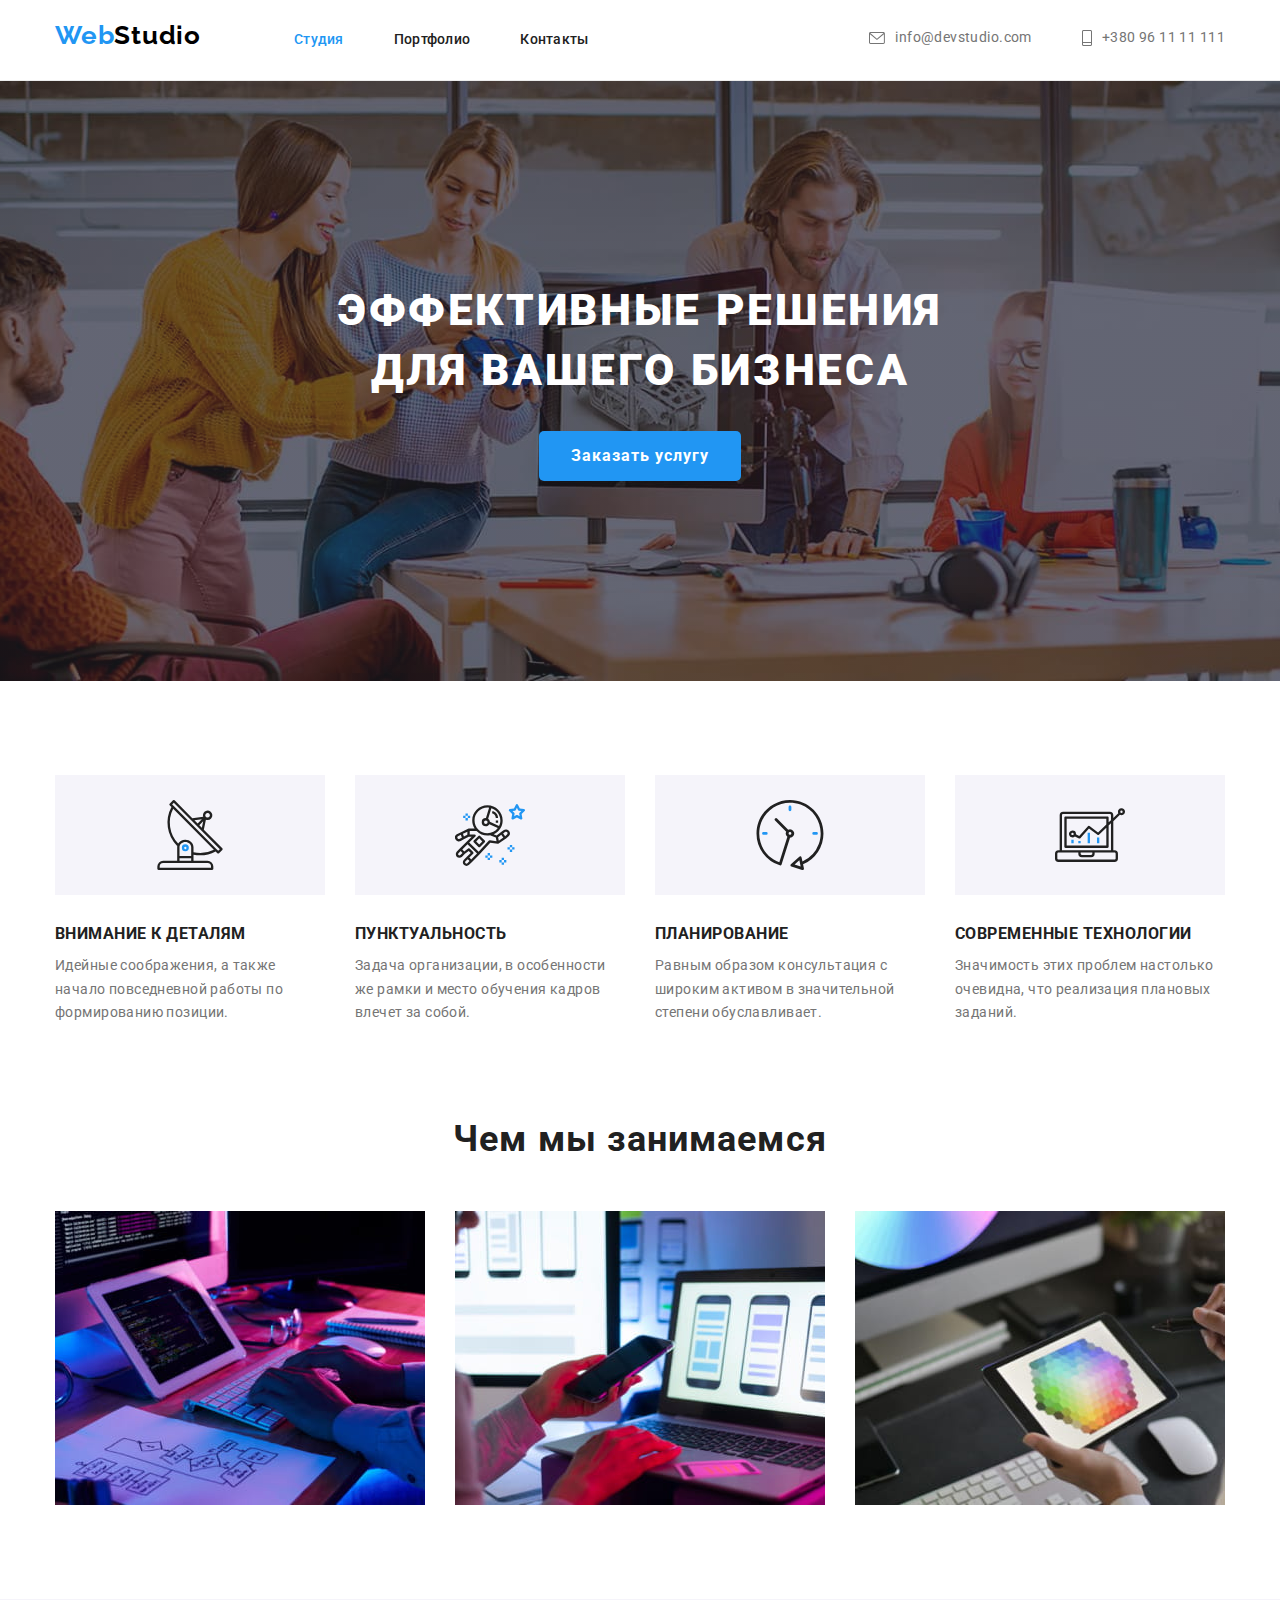
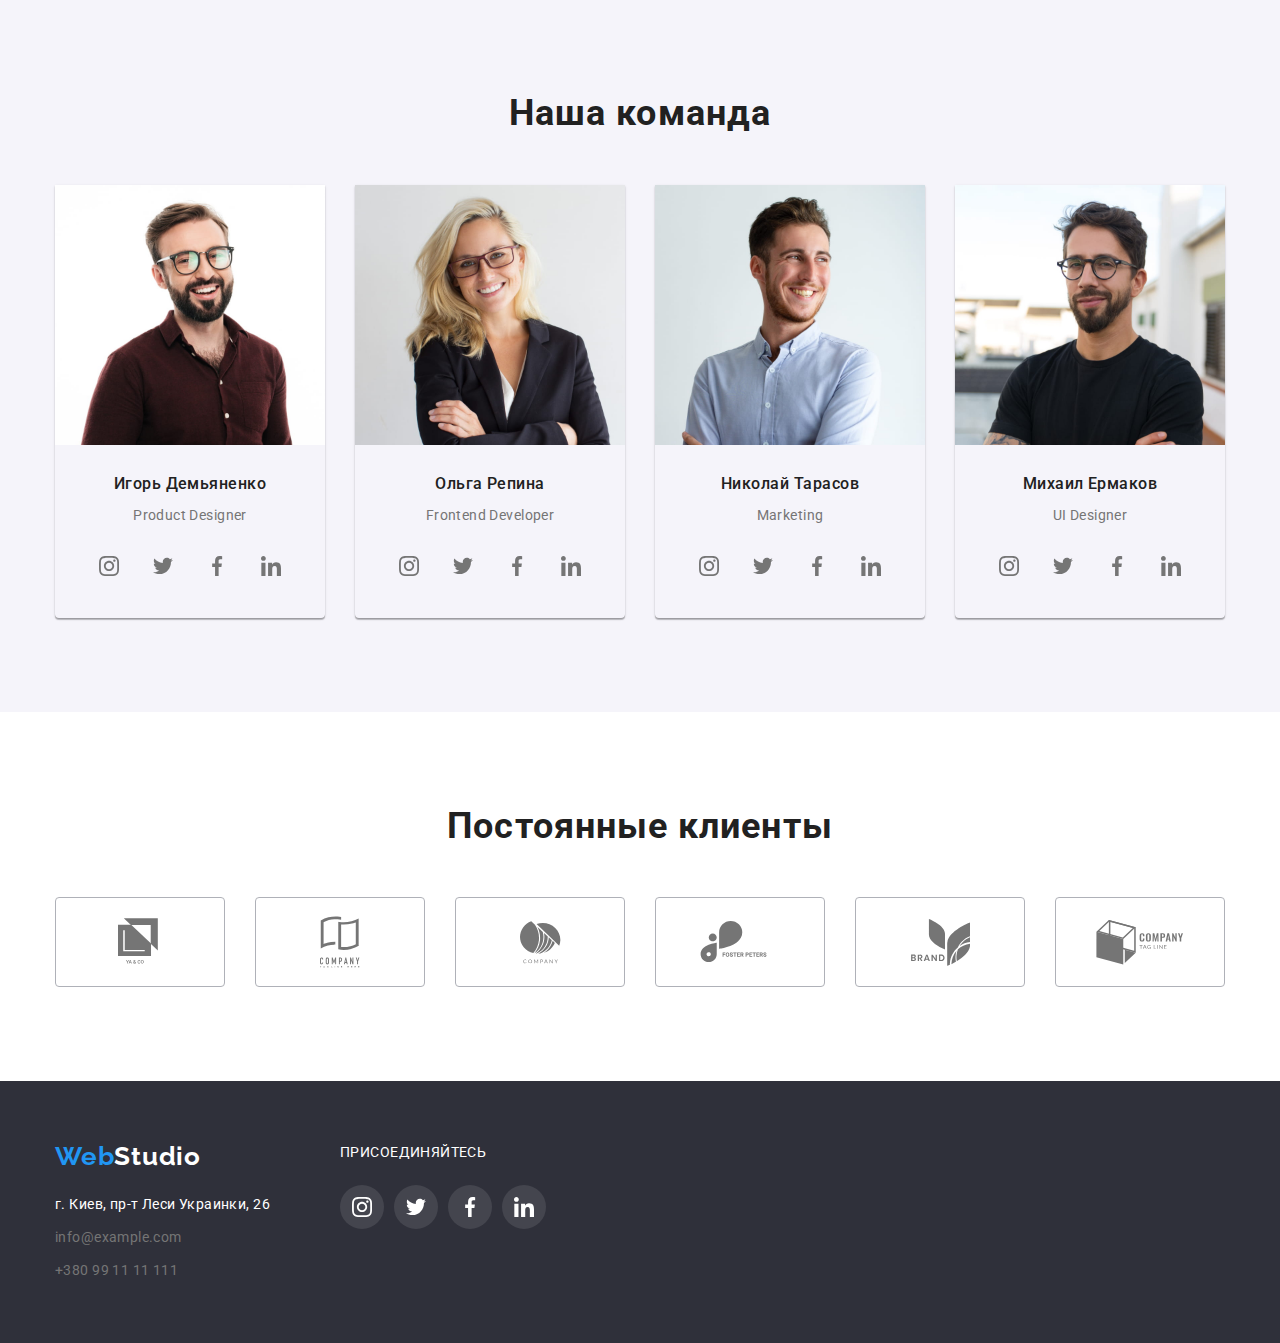
<file: index.html>
<!DOCTYPE html>
<html lang="ru">
  <head>
    <meta charset="UTF-8" />
    <meta http-equiv="X-UA-Compatible" content="IE=edge" />
    <meta name="viewport" content="width=device-width, initial-scale=1.0" />
    <title>WebStudio</title>
    <link rel="preconnect" href="https://fonts.gstatic.com" />
    <link
      href="https://fonts.googleapis.com/css2?family=Raleway:wght@700&family=Roboto:wght@400;500;700;900&display=swap"
      rel="stylesheet"
    />
    <link
      rel="stylesheet"
      href="https://cdnjs.cloudflare.com/ajax/libs/modern-normalize/0.2.0/modern-normalize.min.css"
    />
    <link rel="stylesheet" href="./css/styles.css" />
  </head>

  <body class="main-content">
    <!--Навигация-->
    <header>
      <div class="container">
        <nav class="navigation">
          <a class="logo-link link" href="./index.html"
            ><span class="blue-logo">Web</span><span class="black-logo">Studio</span></a
          >
          <ul class="nav-list list">
            <li class="nav-item"><a class="nav-link active-studio link" href="./index.html">Студия</a></li>
            <li class="nav-item"><a class="nav-link link" href="./portfolio.html">Портфолио</a></li>
            <li class="nav-item"><a class="nav-link link" href="">Контакты</a></li>
          </ul>

          <ul class="contact-list list">
            <li class="contact-item">
              <a class="link icon-link" href="mailto:info@devstudio.com"
                ><svg class="icon-mail">
                  <use href="./css/symbol-defs.svg#icon-mail"></use>
                </svg>
                info@devstudio.com</a
              >
            </li>
            <li class="contact-item">
              <a class="link icon-link" href="tel:+380961111111">
                <svg class="icon-tel icon">
                  <use href="./css/symbol-defs.svg#icon-telephone"></use>
                </svg>
                +380 96 11 11 111</a
              >
            </li>
          </ul>
        </nav>
      </div>
    </header>

    <main>
      <!--Герой-->
      <section class="hero-section">
        <div class="container">
          <h1 class="main-title">
            ЭФФЕКТИВНЫЕ РЕШЕНИЯ <br />
            ДЛЯ ВАШЕГО БИЗНЕСА
          </h1>
          <button type="button" class="order-button button">Заказать услугу</button>
        </div>
      </section>

      <!--Особенности-->
      <section class="features-section">
        <h2 class="visually-hidden">Особенности</h2>
        <div class="container">
          <ul class="features-list list grid">
            <li class="grid-item features-item">
              <h3 class="features-title title">Внимание к деталям</h3>
              <p>Идейные соображения, а также начало повседневной работы по формированию позиции.</p>
            </li>
            <li class="grid-item features-item">
              <h3 class="features-title title">Пунктуальность</h3>
              <p>Задача организации, в особенности же рамки и место обучения кадров влечет за собой.</p>
            </li>
            <li class="grid-item features-item">
              <h3 class="features-title title">Планирование</h3>
              <p>Равным образом консультация с широким активом в значительной степени обуславливает.</p>
            </li>
            <li class="grid-item features-item">
              <h3 class="features-title title">Современные технологии</h3>
              <p>Значимость этих проблем настолько очевидна, что реализация плановых заданий.</p>
            </li>
          </ul>
        </div>
      </section>

      <!--Чем мы занимаемся-->
      <section class="doing-section">
        <div class="container">
          <div class="doing-block">
            <h2 class="whatwe-do-title title">Чем мы занимаемся</h2>
            <ul class="about-list list grid">
              <li class="grid-item about-item">
                <img src="./images/studio/box1.jpg" alt="рисунок1" width="370" />
              </li>
              <li class="grid-item about-item">
                <img src="./images/studio/box2.jpg" alt="рисунок2" width="370" />
              </li>
              <li class="grid-item about-item">
                <img src="./images/studio/box3.jpg" alt="рисунок3" width="370" />
              </li>
            </ul>
          </div>
        </div>
      </section>

      <!--Наша команда-->
      <section class="team-section">
        <div class="container">
          <div class="team-content">
            <h2 class="ourteam-title title">Наша команда</h2>
            <ul class="team-list list grid">
              <li class="grid-item team-item">
                <img src="./images/studio/img.jpg" alt="Игорь Демьяненко" width="270" />
                <div class="item-block">
                  <h3 class="team-title position-title title">Игорь Демьяненко</h3>
                  <p>Product Designer</p>
                  <ul class="list team-icon">
                    <li class="team-icon-item">
                      <a href="" class="team-icon-link">
                        <svg class="icon">
                          <use href="./css/symbol-defs.svg#icon-instagram"></use>
                        </svg>
                      </a>
                    </li>
                    <li class="team-icon-item">
                      <a href="" class="team-icon-link">
                        <svg class="icon">
                          <use href="./css/symbol-defs.svg#icon-twitter"></use>
                        </svg>
                      </a>
                    </li>
                    <li class="team-icon-item">
                      <a href="" class="team-icon-link">
                        <svg class="icon">
                          <use href="./css/symbol-defs.svg#icon-facebook"></use>
                        </svg>
                      </a>
                    </li>
                    <li class="team-icon-item">
                      <a href="" class="team-icon-link">
                        <svg class="icon">
                          <use href="./css/symbol-defs.svg#icon-linkedin"></use>
                        </svg>
                      </a>
                    </li>
                  </ul>
                </div>
              </li>
              <li class="grid-item team-item">
                <img src="./images/studio/img2.jpg" alt="Ольга Репина" width="270" />
                <div class="item-block">
                  <h3 class="team-title position-title title">Ольга Репина</h3>
                  <p>Frontend Developer</p>
                  <ul class="list team-icon">
                    <li class="team-icon-item">
                      <a href="" class="team-icon-link">
                        <svg class="icon">
                          <use href="./css/symbol-defs.svg#icon-instagram"></use>
                        </svg>
                      </a>
                    </li>
                    <li class="team-icon-item">
                      <a href="" class="team-icon-link">
                        <svg class="icon">
                          <use href="./css/symbol-defs.svg#icon-twitter"></use>
                        </svg>
                      </a>
                    </li>
                    <li class="team-icon-item">
                      <a href="" class="team-icon-link">
                        <svg class="icon">
                          <use href="./css/symbol-defs.svg#icon-facebook"></use>
                        </svg>
                      </a>
                    </li>
                    <li class="team-icon-item">
                      <a href="" class="team-icon-link">
                        <svg class="icon">
                          <use href="./css/symbol-defs.svg#icon-linkedin"></use>
                        </svg>
                      </a>
                    </li>
                  </ul>
                </div>
              </li>
              <li class="grid-item team-item">
                <img src="./images/studio/img3.jpg" alt="Николай Тарасов" width="270" />
                <div class="item-block">
                  <h3 class="team-title position-title title">Николай Тарасов</h3>
                  <p>Marketing</p>
                  <ul class="list team-icon">
                    <li class="team-icon-item">
                      <a href="" class="team-icon-link">
                        <svg class="icon">
                          <use href="./css/symbol-defs.svg#icon-instagram"></use>
                        </svg>
                      </a>
                    </li>
                    <li class="team-icon-item">
                      <a href="" class="team-icon-link">
                        <svg class="icon">
                          <use href="./css/symbol-defs.svg#icon-twitter"></use>
                        </svg>
                      </a>
                    </li>
                    <li class="team-icon-item">
                      <a href="" class="team-icon-link">
                        <svg class="icon">
                          <use href="./css/symbol-defs.svg#icon-facebook"></use>
                        </svg>
                      </a>
                    </li>
                    <li class="team-icon-item">
                      <a href="" class="team-icon-link">
                        <svg class="icon">
                          <use href="./css/symbol-defs.svg#icon-linkedin"></use>
                        </svg>
                      </a>
                    </li>
                  </ul>
                </div>
              </li>
              <li class="grid-item team-item">
                <img src="./images/studio/img4.jpg" alt="Михаил Ермаков" width="270" />
                <div class="item-block">
                  <h3 class="team-title position-title title">Михаил Ермаков</h3>
                  <p>UI Designer</p>
                  <ul class="list team-icon">
                    <li class="team-icon-item">
                      <a href="" class="team-icon-link">
                        <svg class="icon">
                          <use href="./css/symbol-defs.svg#icon-instagram"></use>
                        </svg>
                      </a>
                    </li>
                    <li class="team-icon-item">
                      <a href="" class="team-icon-link">
                        <svg class="icon">
                          <use href="./css/symbol-defs.svg#icon-twitter"></use>
                        </svg>
                      </a>
                    </li>
                    <li class="team-icon-item">
                      <a href="" class="team-icon-link">
                        <svg class="icon">
                          <use href="./css/symbol-defs.svg#icon-facebook"></use>
                        </svg>
                      </a>
                    </li>
                    <li class="team-icon-item">
                      <a href="" class="team-icon-link">
                        <svg class="icon">
                          <use href="./css/symbol-defs.svg#icon-linkedin"></use>
                        </svg>
                      </a>
                    </li>
                  </ul>
                </div>
              </li>
            </ul>
          </div>
        </div>
      </section>

      <section class="clients-section">
        <div class="container">
          <h2 class="clients-title title">Постоянные клиенты</h2>
          <ul class="list clients-icon grid">
            <li class="clients-icon-item grid-item">
              <a href="" class="clients-icon-link link">
                <svg class="icon icon-logo1">
                  <use href="./css/symbol-defs.svg#icon-logo1"></use>
                </svg>
              </a>
            </li>
            <li class="clients-icon-item grid-item">
              <a href="" class="clients-icon-link link">
                <svg class="icon icon-logo2">
                  <use href="./css/symbol-defs.svg#icon-logo2"></use>
                </svg>
              </a>
            </li>
            <li class="clients-icon-item grid-item">
              <a href="" class="clients-icon-link link">
                <svg class="icon icon-logo3">
                  <use href="./css/symbol-defs.svg#icon-logo3"></use>
                </svg>
              </a>
            </li>
            <li class="clients-icon-item grid-item">
              <a href="" class="clients-icon-link link">
                <svg class="icon icon-logo4">
                  <use href="./css/symbol-defs.svg#icon-logo4"></use>
                </svg>
              </a>
            </li>
            <li class="clients-icon-item grid-item">
              <a href="" class="clients-icon-link link">
                <svg class="icon icon-logo5">
                  <use href="./css/symbol-defs.svg#icon-logo5"></use>
                </svg>
              </a>
            </li>
            <li class="clients-icon-item grid-item">
              <a href="" class="clients-icon-link link">
                <svg class="icon icon-logo6">
                  <use href="./css/symbol-defs.svg#icon-logo6"></use>
                </svg>
              </a>
            </li>
          </ul>
        </div>
      </section>
    </main>

    <!--Подвал сайта-->
    <footer>
      <div class="container">
        <div class="footer-main-block footer-grid">
          <div class="footer-block-contact footer-grid-item">
            <a class="footer-link link" href="./index.html"
              ><span class="blue-logo">Web</span><span class="white-logo">Studio</span></a
            >

            <address class="address">г. Киев, пр-т Леси Украинки, 26</address>

            <ul class="footer-contacts list">
              <li class="item-contact">
                <a class="link" href="mailto:info@example.com">info@example.com</a>
              </li>
              <li class="item-contact"><a class="link" href="tel:+380991111111">+380 99 11 11 111</a></li>
            </ul>
          </div>
          <div class="footer-block-social footer-grid-item">
            <p class="footer-paragraph-style">присоединяйтесь</p>
            <ul class="list team-icon">
              <li class="team-icon-item">
                <a href="" class="team-icon-link">
                  <svg class="icon">
                    <use href="./css/symbol-defs.svg#icon-instagram"></use>
                  </svg>
                </a>
              </li>
              <li class="team-icon-item">
                <a href="" class="team-icon-link">
                  <svg class="icon">
                    <use href="./css/symbol-defs.svg#icon-twitter"></use>
                  </svg>
                </a>
              </li>
              <li class="team-icon-item">
                <a href="" class="team-icon-link">
                  <svg class="icon">
                    <use href="./css/symbol-defs.svg#icon-facebook"></use>
                  </svg>
                </a>
              </li>
              <li class="team-icon-item">
                <a href="" class="team-icon-link">
                  <svg class="icon">
                    <use href="./css/symbol-defs.svg#icon-linkedin"></use>
                  </svg>
                </a>
              </li>
            </ul>
          </div>
        </div>
      </div>
    </footer>
  </body>
</html>
</file>
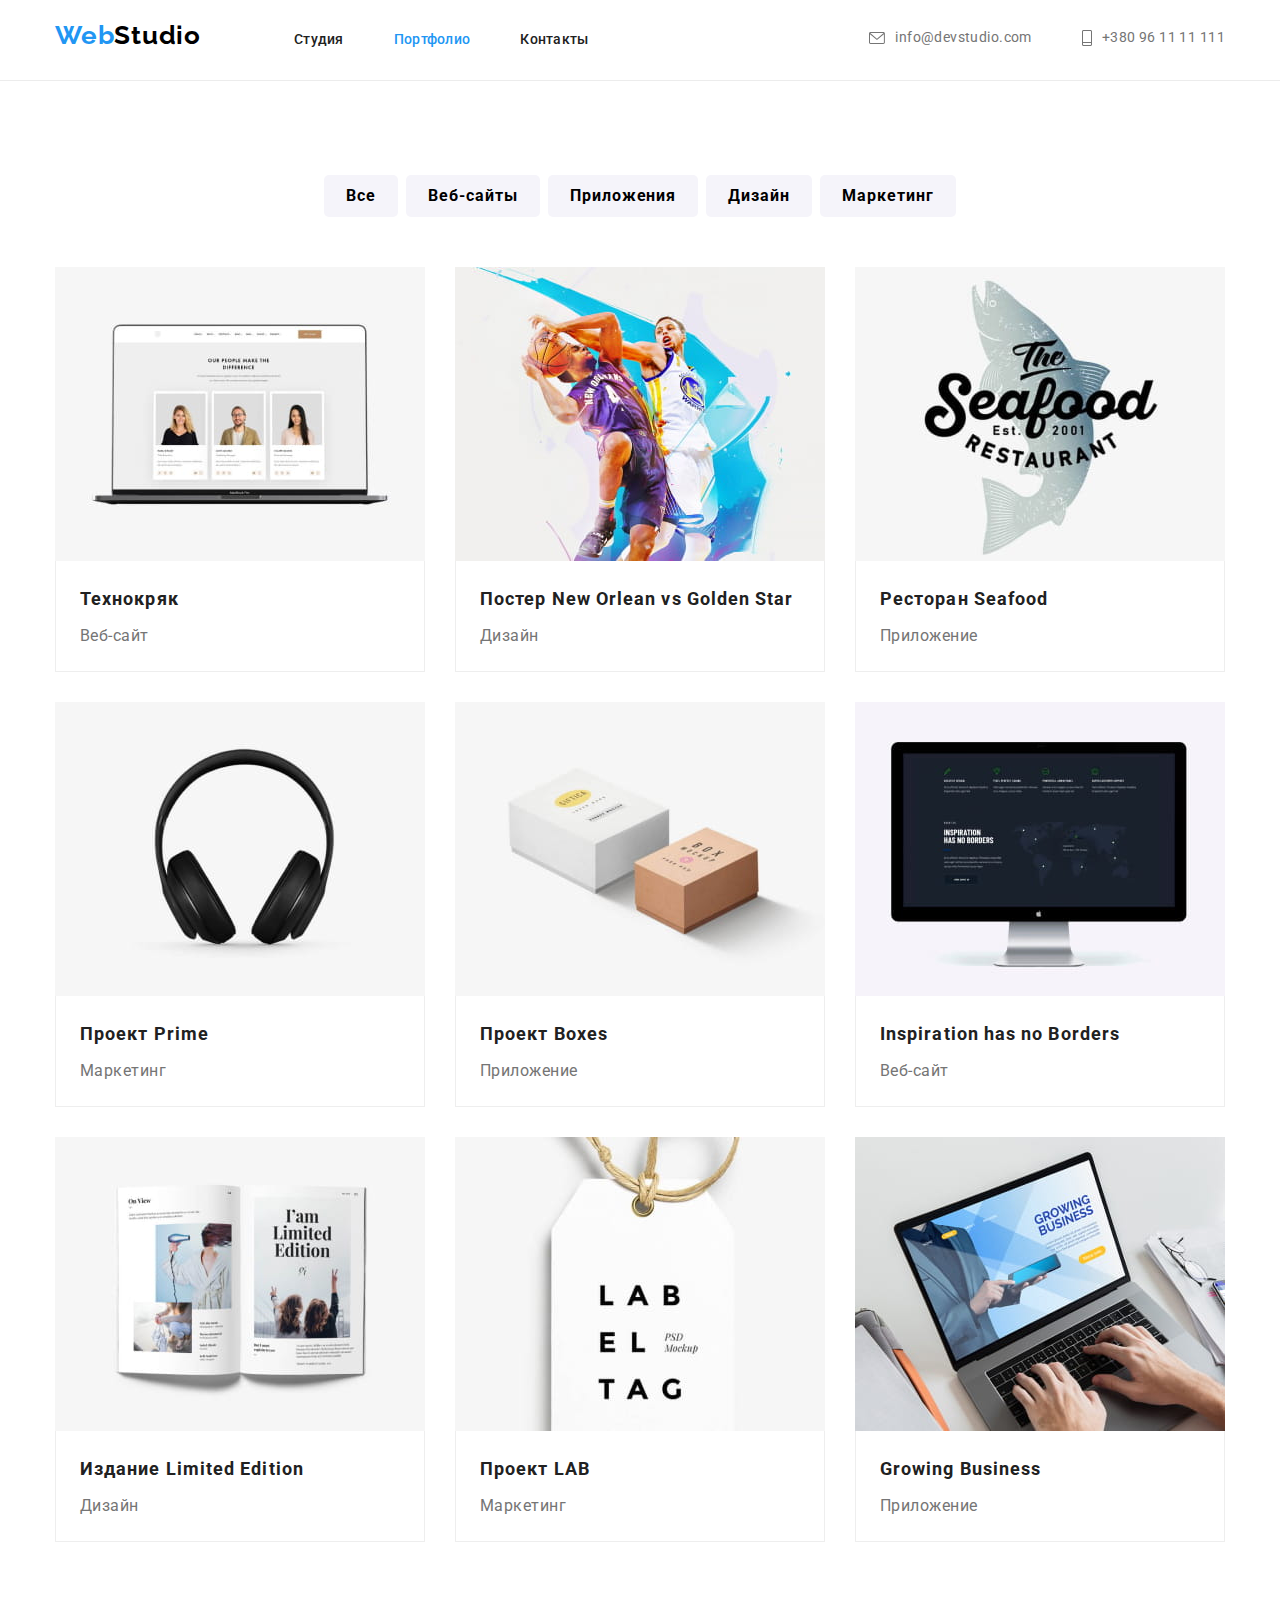
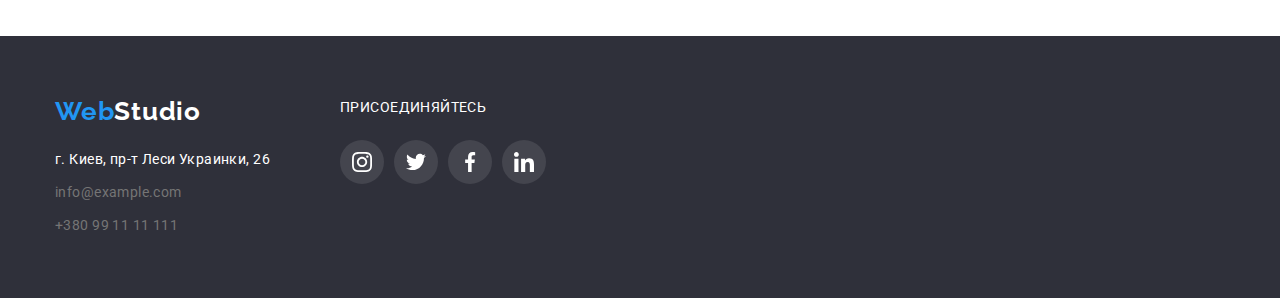
<file: portfolio.html>
<!DOCTYPE html>
<html lang="ru">
  <head>
    <meta charset="UTF-8" />
    <meta http-equiv="X-UA-Compatible" content="IE=edge" />
    <meta name="viewport" content="width=device-width, initial-scale=1.0" />
    <title>WebStudio</title>
    <link rel="preconnect" href="https://fonts.gstatic.com" />
    <link
      href="https://fonts.googleapis.com/css2?family=Raleway:wght@700&family=Roboto:wght@400;500;700;900&display=swap"
      rel="stylesheet"
    />
    <link
      rel="stylesheet"
      href="https://cdnjs.cloudflare.com/ajax/libs/modern-normalize/0.2.0/modern-normalize.min.css"
    />
    <link rel="stylesheet" href="./css/styles.css" />
  </head>
  <body>
    <!--Навигация-->
    <header>
      <div class="container">
        <nav class="navigation">
          <a class="logo-link link" href="./index.html"
            ><span class="blue-logo">Web</span><span class="black-logo">Studio</span></a
          >
          <ul class="nav-list list">
            <li class="nav-item"><a class="nav-link link" href="./index.html">Студия</a></li>
            <li class="nav-item"><a class="nav-link active-portfolio link" href="./portfolio.html">Портфолио</a></li>
            <li class="nav-item"><a class="nav-link link" href="">Контакты</a></li>
          </ul>

          <ul class="contact-list list">
            <li class="contact-item">
              <a class="link icon-link" href="mailto:info@devstudio.com"
                ><svg class="icon-mail">
                  <use href="./css/symbol-defs.svg#icon-mail"></use>
                </svg>
                info@devstudio.com</a
              >
            </li>
            <li class="contact-item">
              <a class="link icon-link" href="tel:+380961111111">
                <svg class="icon-tel icon">
                  <use href="./css/symbol-defs.svg#icon-telephone"></use>
                </svg>
                +380 96 11 11 111</a
              >
            </li>
          </ul>
        </nav>
      </div>
    </header>

    <!-- Портфолио -->
    <main>
      <h1 class="visually-hidden">Портфолио</h1>

      <section class="portfolio-section">
        <div class="container">
          <ul class="portfolio-list list">
            <li class="buttons-item"><button type="button" class="buttons-portfolio button">Все</button></li>
            <li class="buttons-item"><button type="button" class="buttons-portfolio button">Веб-сайты</button></li>
            <li class="buttons-item"><button type="button" class="buttons-portfolio button">Приложения</button></li>
            <li class="buttons-item"><button type="button" class="buttons-portfolio button">Дизайн</button></li>
            <li class="buttons-item"><button type="button" class="buttons-portfolio button">Маркетинг</button></li>
          </ul>

          <ul class="examples-list grid list">
            <li class="grid-item examples-item">
              <a class="examples-link" href=""
                ><img src="./images/portfolio/technocrack.jpg" width="370" alt="Технокряк" />
                <div class="examples-item-block">
                  <h2 class="examples-title title">Технокряк</h2>
                  <p class="element-style">Веб-сайт</p>
                </div>
              </a>
            </li>
            <li class="grid-item examples-item">
              <a class="examples-link" href=""
                ><img src="./images/portfolio/posterneworl.jpg" width="370" alt="Постер New Orlean vs Golden Star" />
                <div class="examples-item-block">
                  <h2 class="examples-title title">Постер New Orlean vs Golden Star</h2>
                  <p class="element-style">Дизайн</p>
                </div>
              </a>
            </li>
            <li class="grid-item examples-item">
              <a class="examples-link" href=""
                ><img src="./images/portfolio/seafood.jpg" width="370" alt="Ресторан Seafood" />
                <div class="examples-item-block">
                  <h2 class="examples-title title">Ресторан Seafood</h2>
                  <p class="element-style">Приложение</p>
                </div>
              </a>
            </li>
            <li class="grid-item examples-item">
              <a class="examples-link" href=""
                ><img src="./images/portfolio/prime.jpg" width="370" alt="Проект Prime" />
                <div class="examples-item-block">
                  <h2 class="examples-title title">Проект Prime</h2>
                  <p class="element-style">Маркетинг</p>
                </div>
              </a>
            </li>
            <li class="grid-item examples-item">
              <a class="examples-link" href=""
                ><img src="./images/portfolio/boxes.jpg" width="370" alt="Проект Boxes" />
                <div class="examples-item-block">
                  <h2 class="examples-title title">Проект Boxes</h2>
                  <p class="element-style">Приложение</p>
                </div>
              </a>
            </li>
            <li class="grid-item examples-item">
              <a class="examples-link" href=""
                ><img src="./images/portfolio/inpiration.jpg" width="370" alt="Inspiration has no Borders" />
                <div class="examples-item-block">
                  <h2 class="examples-title title">Inspiration has no Borders</h2>
                  <p class="element-style">Веб-сайт</p>
                </div>
              </a>
            </li>
            <li class="grid-item examples-item">
              <a class="examples-link" href=""
                ><img src="./images/portfolio/limited.jpg" width="370" alt="Издание Limited Edition" />
                <div class="examples-item-block">
                  <h2 class="examples-title title">Издание Limited Edition</h2>
                  <p class="element-style">Дизайн</p>
                </div>
              </a>
            </li>
            <li class="grid-item examples-item">
              <a class="examples-link" href=""
                ><img src="./images/portfolio/lab.jpg" width="370" alt="Проект LAB" />
                <div class="examples-item-block">
                  <h2 class="examples-title title">Проект LAB</h2>
                  <p class="element-style">Маркетинг</p>
                </div>
              </a>
            </li>
            <li class="grid-item examples-item">
              <a class="examples-link" href=""
                ><img src="./images/portfolio/growing.jpg" width="370" alt="" />
                <div class="examples-item-block">
                  <h2 class="examples-title title">Growing Business</h2>
                  <p class="element-style">Приложение</p>
                </div>
              </a>
            </li>
          </ul>
        </div>
      </section>
    </main>

    <!--Подвал сайта-->
    <footer>
      <div class="container">
        <div class="footer-main-block footer-grid">
          <div class="footer-block-contact footer-grid-item">
            <a class="footer-link link" href="./index.html"
              ><span class="blue-logo">Web</span><span class="white-logo">Studio</span></a
            >

            <address class="address">г. Киев, пр-т Леси Украинки, 26</address>

            <ul class="footer-contacts list">
              <li class="item-contact">
                <a class="link" href="mailto:info@example.com">info@example.com</a>
              </li>
              <li class="item-contact"><a class="link" href="tel:+380991111111">+380 99 11 11 111</a></li>
            </ul>
          </div>
          <div class="footer-block-social footer-grid-item">
            <p class="footer-paragraph-style">присоединяйтесь</p>
            <ul class="list team-icon">
              <li class="team-icon-item">
                <a href="" class="team-icon-link">
                  <svg class="icon">
                    <use href="./css/symbol-defs.svg#icon-instagram"></use>
                  </svg>
                </a>
              </li>
              <li class="team-icon-item">
                <a href="" class="team-icon-link">
                  <svg class="icon">
                    <use href="./css/symbol-defs.svg#icon-twitter"></use>
                  </svg>
                </a>
              </li>
              <li class="team-icon-item">
                <a href="" class="team-icon-link">
                  <svg class="icon">
                    <use href="./css/symbol-defs.svg#icon-facebook"></use>
                  </svg>
                </a>
              </li>
              <li class="team-icon-item">
                <a href="" class="team-icon-link">
                  <svg class="icon">
                    <use href="./css/symbol-defs.svg#icon-linkedin"></use>
                  </svg>
                </a>
              </li>
            </ul>
          </div>
        </div>
      </div>
    </footer>
  </body>
</html>
</file>
<file: css/styles.css>
:root {
  --main-text-color: #757575;
  --title-color: #212121;
  --bg-color: #2f303a;
  --bg-button-color: #f5f4fa;
  --white-color: #ffffff;
  --link-color: #2196f3;
  --logo-black: #000000;
  --examples-border-color: #eeeeee;
  --clients-border-color: #afb1b8;
  --grid-item: 1;
}

html {
  box-sizing: border-box;
}

*,
*::before,
*::after {
  box-sizing: inherit;
}

body {
  font-weight: 400;
  font-family: 'Roboto', sans-serif;
  font-size: 14px;
  line-height: 1.71;
  letter-spacing: 0.03em;
  color: var(--main-text-color);
}

h1,
h2,
h3,
h4,
h5,
h6,
p {
  margin-top: 0;
}

ul {
  margin-top: 0;
  margin-bottom: 0;
  padding-inline-start: 0;
}

p {
  margin-bottom: 0px;
}

img {
  display: block;
  max-width: 100%;
  height: auto;
}

address {
  font-style: normal;
  color: var(--white-color);
}

.visually-hidden {
  position: absolute !important;
  clip: rect(1px 1px 1px 1px);
  clip: rect(1px, 1px, 1px, 1px);
  padding: 0 !important;
  border: 0 !important;
  height: 1px !important;
  width: 1px !important;
  overflow: hidden;
}

.link {
  text-decoration: none;
  color: inherit;
}

.examples-link {
  text-decoration: none;
  color: inherit;
}

.link:hover,
.link:focus {
  color: var(--link-color);
}

.buttons-portfolio:hover,
.buttons-portfolio:focus {
  background-color: var(--link-color);
  color: var(--white-color);
  box-shadow: 0px 3px 1px rgba(0, 0, 0, 0.1), 0px 1px 2px rgba(0, 0, 0, 0.08), 0px 2px 2px rgba(0, 0, 0, 0.12);
}

.container {
  width: 1200px;
  padding-right: 15px;
  padding-left: 15px;
  margin-right: auto;
  margin-left: auto;
}

.grid {
  display: flex;
  flex-wrap: wrap;
  margin-left: -30px;
  margin-top: -30px;
}

.grid-item {
  flex-basis: calc((100% - 30px * var(--grid-item)) / var(--grid-item));
  margin-left: 30px;
  margin-top: 30px;
}

.nav-list {
  font-weight: 500;
  line-height: 1.14;
  letter-spacing: 0.02em;
  color: var(--title-color);
}

.active-studio {
  color: var(--link-color);
}

.active-portfolio {
  color: var(--link-color);
}

.main-title {
  display: block;
  margin-bottom: 0px;
  margin-bottom: 30px;
  font-weight: 900;
  font-size: 44px;
  line-height: 1.36;
  text-align: center;
  letter-spacing: 0.06em;
  color: var(--white-color);
}

.whatwe-do-title,
.ourteam-title,
.clients-title {
  display: block;
  margin-bottom: 50px;
  font-weight: 700;
  font-size: 36px;
  line-height: 1.16;
  text-align: center;
  letter-spacing: 0.03em;
}

.features-title {
  text-transform: uppercase;
  margin-bottom: 10px;
  font-weight: 700;
  line-height: 1.14;
  letter-spacing: 0.03em;
}

.features-item::before {
  display: block;
  content: '';
  height: 120px;
  background-size: contain;
  background-repeat: no-repeat;
  background-position: center;
  background-size: 70px 70px;
  background-color: var(--bg-button-color);
  margin-bottom: 30px;
}

.features-item:nth-child(1)::before {
  background-image: url(../images/svg/antenna.svg);
}

.features-item:nth-child(2)::before {
  background-image: url(../images/svg/astronaut.svg);
}

.features-item:nth-child(3)::before {
  background-image: url(../images/svg/clock.svg);
}

.features-item:nth-child(4)::before {
  background-image: url(../images/svg/diagram.svg);
}

.team-title {
  margin-bottom: 10px;
  font-weight: 500;
  font-size: 16px;
  line-height: 1.18;
  letter-spacing: 0.03em;
}

.examples-title {
  margin-bottom: 4px;
  font-weight: 700;
  font-size: 18px;
  line-height: 2;
  letter-spacing: 0.06em;
}

.title {
  color: var(--title-color);
}

.element-style {
  font-size: 16px;
  line-height: 30px;
  letter-spacing: 0.03em;
}

.button {
  font-weight: 700;
  font-size: 16px;
  line-height: 1.87;
  text-align: center;
  letter-spacing: 0.06em;
  background-color: var(--bg-button-color);
  border-style: none;
  border-radius: 5px;
  font-family: inherit;
  cursor: pointer;
  border: none;
}

.navigation {
  display: flex;
  align-items: baseline;
}

.logo-link {
  display: block;
  margin-right: 93px;
}

.nav-list {
  display: flex;
  align-items: baseline;
}

.nav-item:not(:last-child) {
  margin-right: 50px;
}

.nav-link {
  padding-top: 32px;
  padding-bottom: 32px;
  display: flex;
  margin-bottom: 0px;
}

.contact-list {
  display: flex;
  margin-left: auto;
  align-items: center;
}

.icon-link {
  display: flex;
  align-items: center;
  border: none;
}

.icon-link:hover,
.icon-link:focus {
  stroke: currentColor;
}

.icon-mail {
  width: 16px;
  height: 12px;
  margin-right: 10px;
  fill: currentColor;
}

.icon-tel {
  width: 10px;
  height: 16px;
  margin-right: 10px;
  fill: currentColor;
}

.contact-item:not(:last-child) {
  margin-right: 50px;
}

header {
  border-bottom: 1px solid #ececec;
}

.order-button {
  display: inline-block;
  min-width: 200px;
  padding: 10px 32px;
  background-color: var(--link-color);
  color: var(--white-color);
}

.buttons-portfolio {
  min-width: 73px;
  padding: 6px 22px;
}

.hero-section {
  padding-top: 200px;
  padding-bottom: 200px;
  max-width: 1600px;
  height: 600px;

  background-image: linear-gradient(rgba(47, 48, 58, 0.4), rgba(47, 48, 58, 0.4)), url('../images/studio/heroback.jpg');
  background-repeat: no-repeat;
  background-size: cover;
  background-position: center;
}

.hero-section {
  text-align: center;
}

.hero-section {
  background-color: var(--bg-color);
}

.features-section {
  padding-top: 94px;
}

.features-item {
  --grid-item: 4;
}

.doing-section {
  padding-top: 94px;
  padding-bottom: 94px;
}

.clients-section {
  padding-top: 94px;
  padding-bottom: 94px;
}

.about-item {
  --grid-item: 3;
}

.team-list {
  text-align: center;
}

.team-item {
  box-shadow: 0px 1px 3px rgba(0, 0, 0, 0.12), 0px 1px 1px rgba(0, 0, 0, 0.14), 0px 2px 1px rgba(0, 0, 0, 0.2);
  border-radius: 0px 0px 4px 4px;
  --grid-item: 4;
}

.clients-icon-item {
  --grid-item: 6;
}

.team-section {
  padding-top: 94px;
  padding-bottom: 94px;
  background-color: var(--bg-button-color);
}

.team-section .team-icon-link {
  fill: var(--main-text-color);
}

.team-icon {
  margin-top: 16px;
  display: flex;
}

.team-icon-link .icon {
  width: 20px;
  height: 20px;
}

.team-icon-link {
  display: flex;
  border-radius: 50%;
  justify-content: center;
  align-items: center;
  width: 44px;
  height: 44px;
}

.team-icon-link:hover,
.team-icon-link:focus {
  background-color: var(--link-color);
}

.team-icon-link:hover .icon,
.team-icon-link:focus .icon {
  fill: var(--white-color);
}

.team-icon-item:not(:last-child) {
  margin-right: 10px;
}

.item-block {
  padding: 30px 32px;
}

.clients-icon-link {
  display: flex;
  border: 1px solid var(--clients-border-color);
  border-radius: 4px;
  width: 170px;
  height: 90px;
  align-items: center;
  justify-content: center;
}

.clients-icon-link:hover,
.clients-icon-link:focus {
  border: 1px solid var(--link-color);
}

.clients-icon-link .icon {
  fill: currentColor;
}

.clients-icon-link .icon-logo1 {
  width: 44px;
  height: 49px;
}

.clients-icon-link .icon-logo2 {
  width: 40px;
  height: 52px;
}

.clients-icon-link .icon-logo3 {
  width: 41px;
  height: 43px;
}

.clients-icon-link .icon-logo4 {
  width: 80px;
  height: 42px;
}

.clients-icon-link .icon-logo5 {
  width: 59px;
  height: 47px;
}

.clients-icon-link .icon-logo6 {
  width: 88px;
  height: 45px;
}

.footer-social-icon .icon {
  font: var(--white-color);
}

.footer-link {
  display: block;
  margin-bottom: 20px;
}

.address {
  display: block;
  margin-bottom: 9px;
}

.footer-contacts {
  display: block;
  margin-left: auto;
  align-items: center;
}

.footer-paragraph-style {
  color: var(--white-color);
  font-weight: 700px;
  text-transform: uppercase;
  margin-bottom: 20px;
}

.item-contact:not(:last-child) {
  display: block;
  margin-bottom: 9px;
}

.team-icon a {
  color: var(--white-color);
}

footer .team-icon-link {
  background-color: rgba(255, 255, 255, 0.1);
}

footer .team-icon-link:hover,
footer .team-icon-link:focus {
  background-color: var(--link-color);
}

footer .team-icon-link .icon {
  fill: currentColor;
}

.portfolio-section {
  padding-top: 94px;
  padding-bottom: 94px;
}

.portfolio-list {
  display: flex;
  justify-content: center;
  margin-bottom: 50px;
}

.buttons-item:not(:last-child) {
  margin-right: 8px;
}

.examples-item {
  --grid-item: 3;
}

.footer-grid-item:not(:last-child) {
  margin-right: 70px;
  align-self: baseline;
}

.footer-grid {
  display: flex;
  flex-basis: calc((100% - 30px) / 2);
}

.examples-item:hover,
.examples-item:focus {
  box-shadow: 0px 1px 1px rgba(0, 0, 0, 0.12), 0px 4px 4px rgba(0, 0, 0, 0.06), 1px 4px 6px rgba(0, 0, 0, 0.16);
}

.examples-item-block {
  padding: 20px 24px;
  border-left: 1px solid var(--examples-border-color);
  border-right: 1px solid var(--examples-border-color);
  border-bottom: 1px solid var(--examples-border-color);
}

.blue-logo,
.black-logo,
.white-logo {
  font-family: 'Raleway', sans-serif;
  font-weight: 700;
  font-size: 26px;
  line-height: 1.19;
  letter-spacing: 0.03em;
  color: #2196f3;
}

.black-logo {
  color: var(--logo-black);
}

.white-logo {
  color: var(--white-color);
}

.list {
  list-style: none;
}

footer {
  padding-top: 60px;
  padding-bottom: 60px;
  background-color: var(--bg-color);
}
</file>
